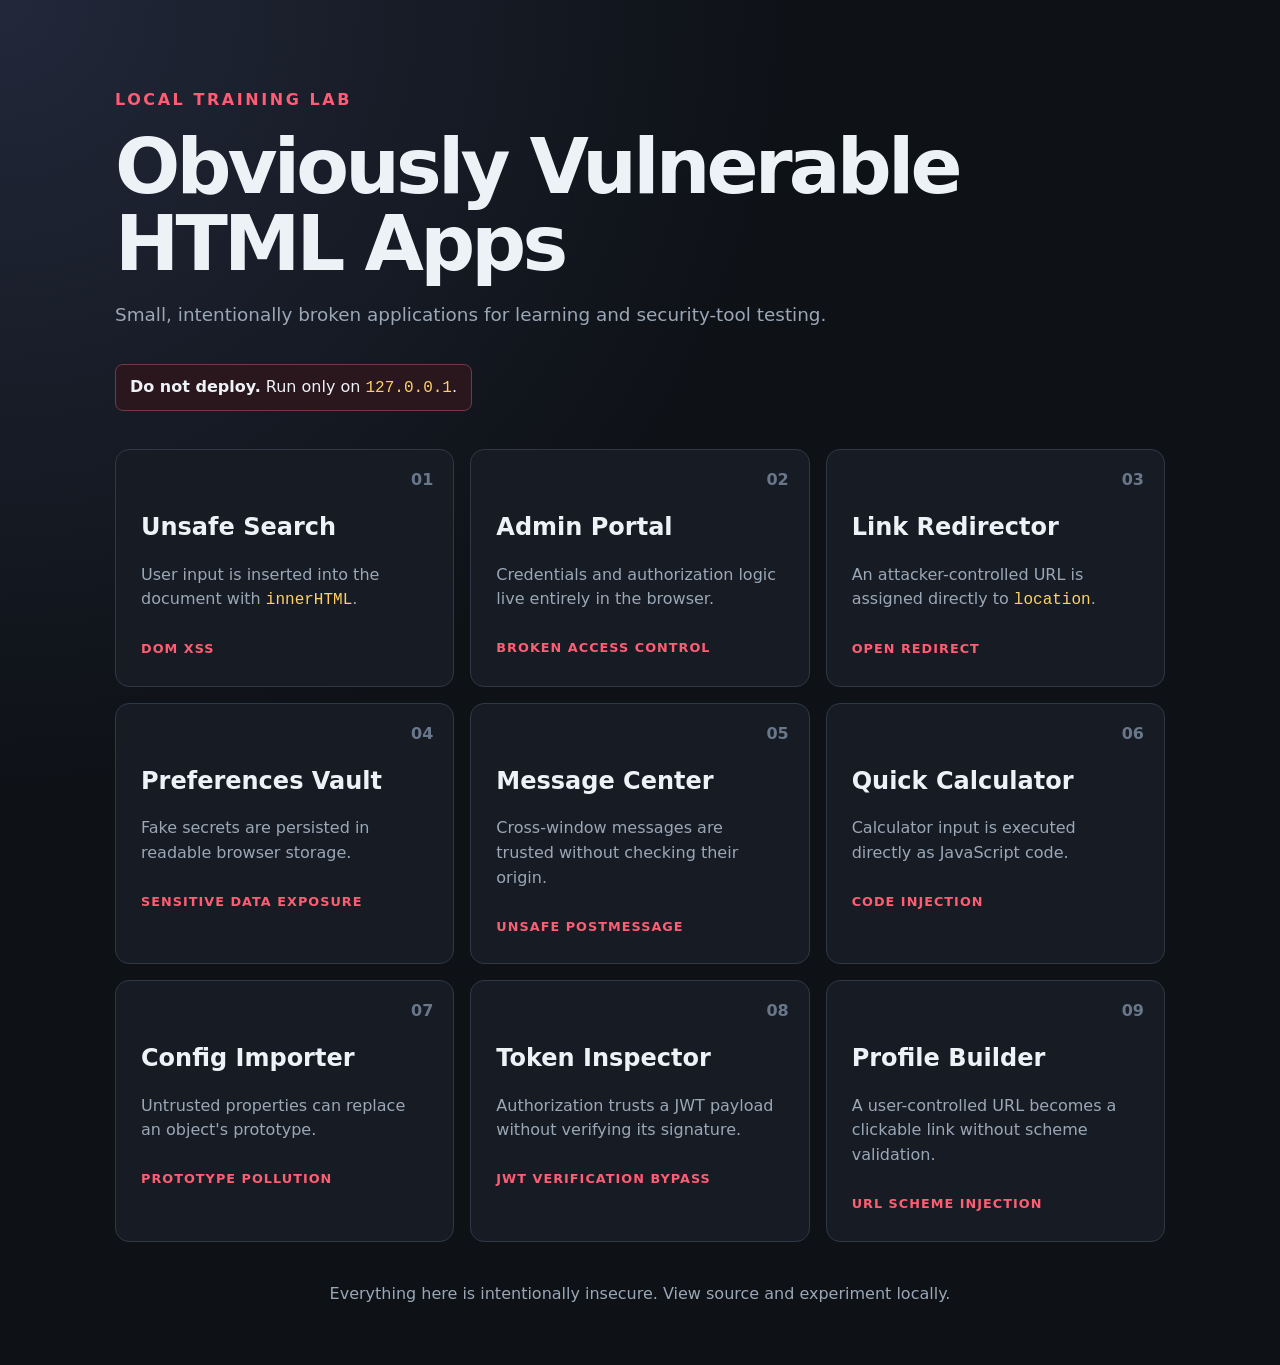
<file: index.html>
<!doctype html>
<html lang="en">
<head>
  <meta charset="utf-8">
  <meta name="viewport" content="width=device-width, initial-scale=1">
  <title>Obviously Vulnerable HTML Lab</title>
  <link rel="stylesheet" href="styles.css">
</head>
<body>
  <header class="hero">
    <p class="eyebrow">LOCAL TRAINING LAB</p>
    <h1>Obviously Vulnerable HTML Apps</h1>
    <p>Small, intentionally broken applications for learning and security-tool testing.</p>
    <div class="warning"><strong>Do not deploy.</strong> Run only on <code>127.0.0.1</code>.</div>
  </header>

  <main class="grid">
    <a class="card" href="apps/dom-xss.html">
      <span class="number">01</span><h2>Unsafe Search</h2>
      <p>User input is inserted into the document with <code>innerHTML</code>.</p><span class="tag">DOM XSS</span>
    </a>
    <a class="card" href="apps/client-auth.html">
      <span class="number">02</span><h2>Admin Portal</h2>
      <p>Credentials and authorization logic live entirely in the browser.</p><span class="tag">Broken access control</span>
    </a>
    <a class="card" href="apps/open-redirect.html">
      <span class="number">03</span><h2>Link Redirector</h2>
      <p>An attacker-controlled URL is assigned directly to <code>location</code>.</p><span class="tag">Open redirect</span>
    </a>
    <a class="card" href="apps/insecure-storage.html">
      <span class="number">04</span><h2>Preferences Vault</h2>
      <p>Fake secrets are persisted in readable browser storage.</p><span class="tag">Sensitive data exposure</span>
    </a>
    <a class="card" href="apps/message-center.html">
      <span class="number">05</span><h2>Message Center</h2>
      <p>Cross-window messages are trusted without checking their origin.</p><span class="tag">Unsafe postMessage</span>
    </a>
    <a class="card" href="apps/unsafe-eval.html">
      <span class="number">06</span><h2>Quick Calculator</h2>
      <p>Calculator input is executed directly as JavaScript code.</p><span class="tag">Code injection</span>
    </a>
    <a class="card" href="apps/prototype-pollution.html">
      <span class="number">07</span><h2>Config Importer</h2>
      <p>Untrusted properties can replace an object's prototype.</p><span class="tag">Prototype pollution</span>
    </a>
    <a class="card" href="apps/unsigned-token.html">
      <span class="number">08</span><h2>Token Inspector</h2>
      <p>Authorization trusts a JWT payload without verifying its signature.</p><span class="tag">JWT verification bypass</span>
    </a>
    <a class="card" href="apps/url-scheme.html">
      <span class="number">09</span><h2>Profile Builder</h2>
      <p>A user-controlled URL becomes a clickable link without scheme validation.</p><span class="tag">URL scheme injection</span>
    </a>
  </main>
  <footer>Everything here is intentionally insecure. View source and experiment locally.</footer>
</body>
</html>
</file>
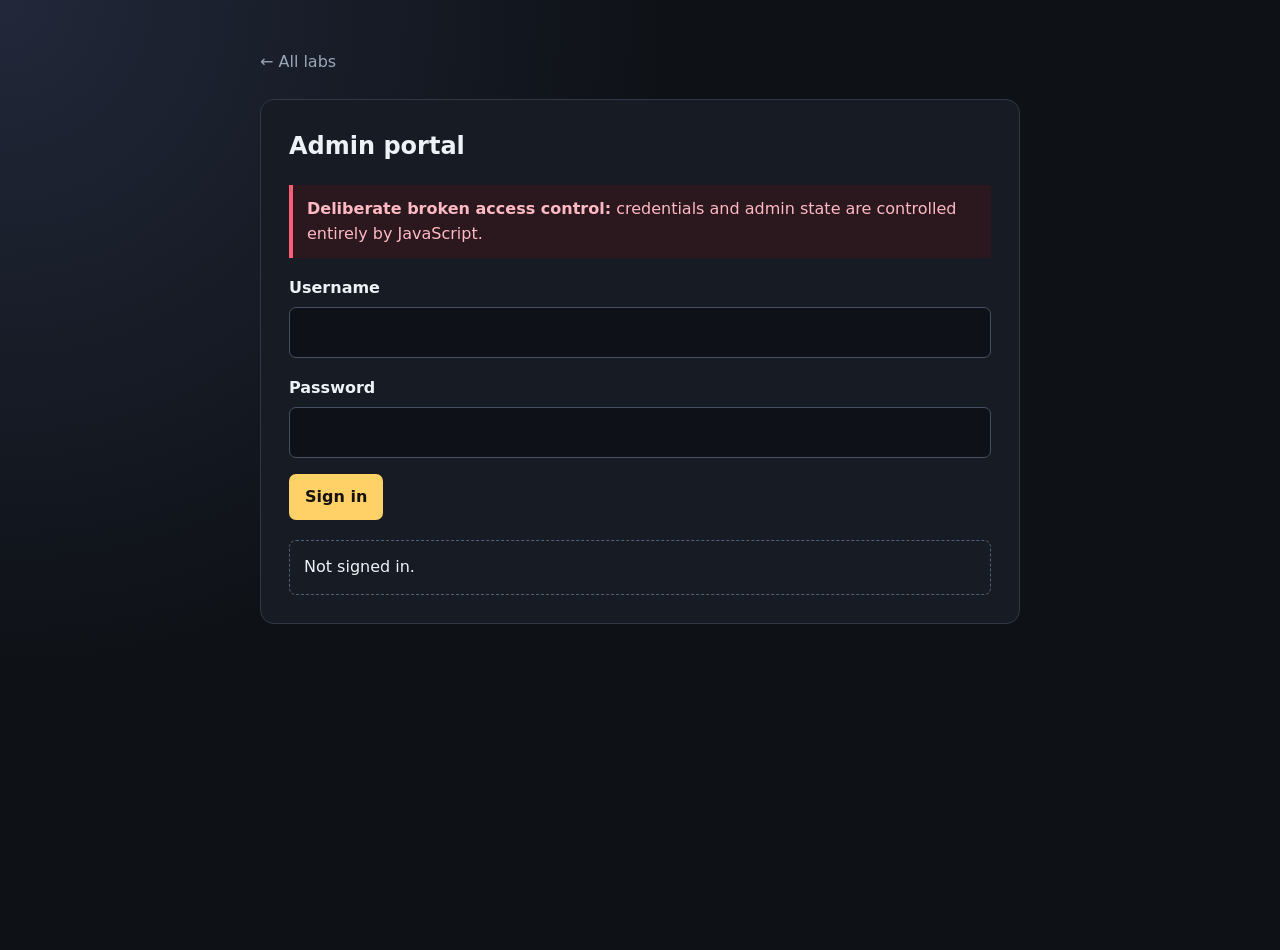
<file: apps/client-auth.html>
<!doctype html><html lang="en"><head>
  <meta charset="utf-8"><meta name="viewport" content="width=device-width,initial-scale=1">
  <title>Admin Portal — Vulnerable Lab</title><link rel="stylesheet" href="../styles.css">
</head><body><main class="app">
  <a class="back" href="../index.html">← All labs</a><section class="panel">
    <h1>Admin portal</h1>
    <p class="hint"><strong>Deliberate broken access control:</strong> credentials and admin state are controlled entirely by JavaScript.</p>
    <div id="login"><label for="username">Username</label><input id="username" autocomplete="username">
      <label for="password">Password</label><input id="password" type="password" autocomplete="current-password"><button id="sign-in">Sign in</button></div>
    <div id="admin" hidden><h2>Administrator dashboard</h2><p>Training-only payroll export: <span class="secret">FAKE-PAYROLL-2026.csv</span></p><button id="sign-out">Sign out</button></div>
    <div id="status" class="output">Not signed in.</div>
  </section>
</main><script>
  // VULNERABILITY: secret credentials shipped to every visitor.
  const ADMIN_USER = 'admin'; const ADMIN_PASSWORD = 'password123';
  const login = document.querySelector('#login'); const admin = document.querySelector('#admin'); const status = document.querySelector('#status');
  function render() {
    // VULNERABILITY: authorization trusts browser-writable sessionStorage.
    const authorized = sessionStorage.getItem('isAdmin') === 'true';
    login.hidden = authorized; admin.hidden = !authorized;
    status.textContent = authorized ? 'Access granted by client-side flag.' : 'Not signed in.';
  }
  document.querySelector('#sign-in').addEventListener('click', () => {
    if (document.querySelector('#username').value === ADMIN_USER && document.querySelector('#password').value === ADMIN_PASSWORD) {
      sessionStorage.setItem('isAdmin','true'); render();
    } else status.textContent = 'Invalid credentials.';
  });
  document.querySelector('#sign-out').addEventListener('click', () => { sessionStorage.removeItem('isAdmin'); render(); });
  render();
</script></body></html>
</file>
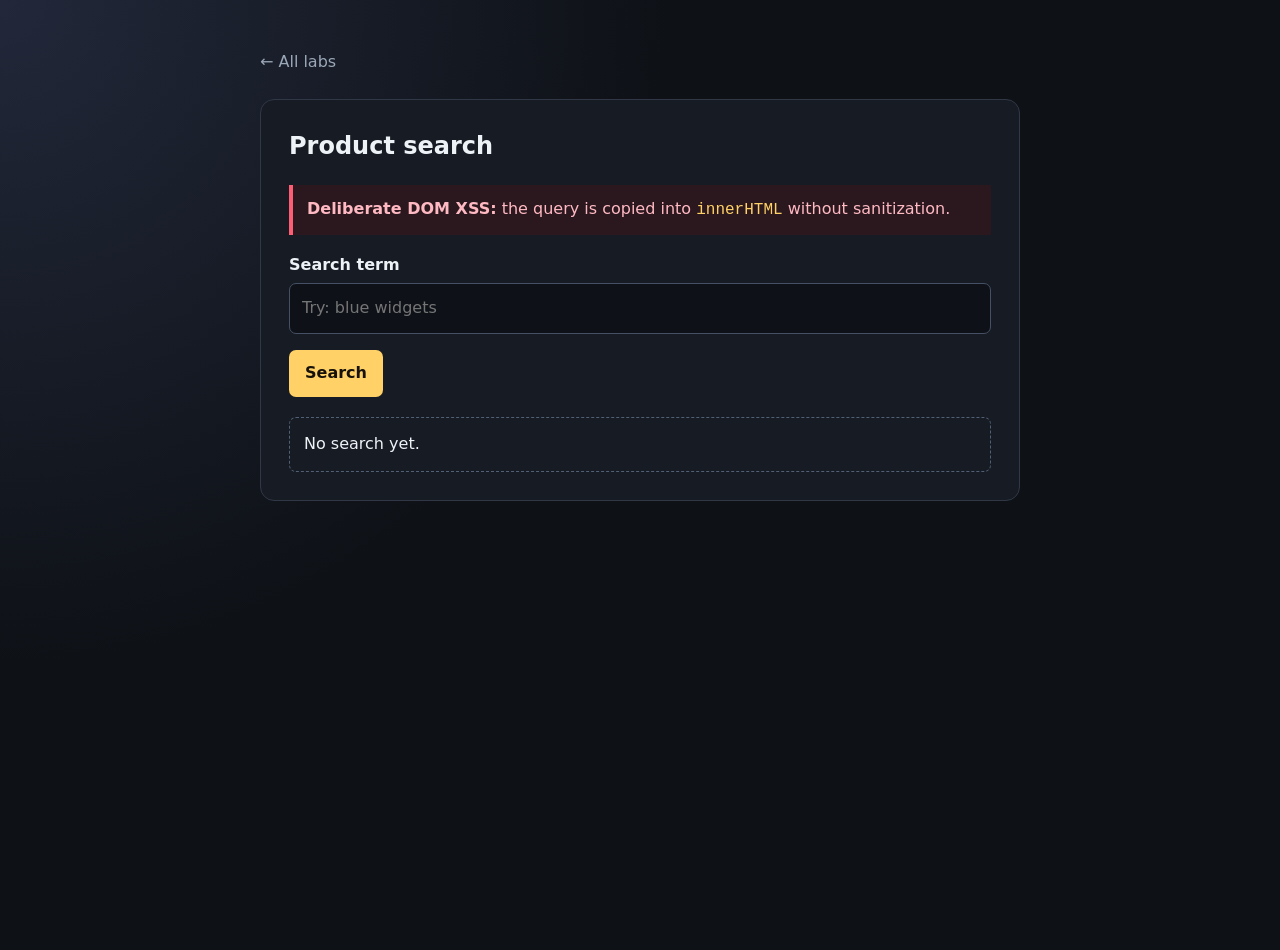
<file: apps/dom-xss.html>
<!doctype html><html lang="en"><head>
  <meta charset="utf-8"><meta name="viewport" content="width=device-width,initial-scale=1">
  <title>Unsafe Search — Vulnerable Lab</title><link rel="stylesheet" href="../styles.css">
</head><body><main class="app">
  <a class="back" href="../index.html">← All labs</a><section class="panel">
    <h1>Product search</h1>
    <p class="hint"><strong>Deliberate DOM XSS:</strong> the query is copied into <code>innerHTML</code> without sanitization.</p>
    <form id="search-form"><label for="query">Search term</label>
      <input id="query" name="q" autocomplete="off" placeholder="Try: blue widgets"><button>Search</button>
    </form><div id="results" class="output">No search yet.</div>
  </section>
</main><script>
  const form = document.querySelector('#search-form');
  const query = document.querySelector('#query');
  const results = document.querySelector('#results');
  const initialQuery = new URLSearchParams(location.search).get('q');
  if (initialQuery) { query.value = initialQuery; showResults(initialQuery); }
  form.addEventListener('submit', (event) => { event.preventDefault(); showResults(query.value); });
  function showResults(value) {
    // VULNERABILITY: attacker-controlled HTML is executed by the browser.
    results.innerHTML = `No products found for <strong>${value}</strong>`;
  }
</script></body></html>
</file>
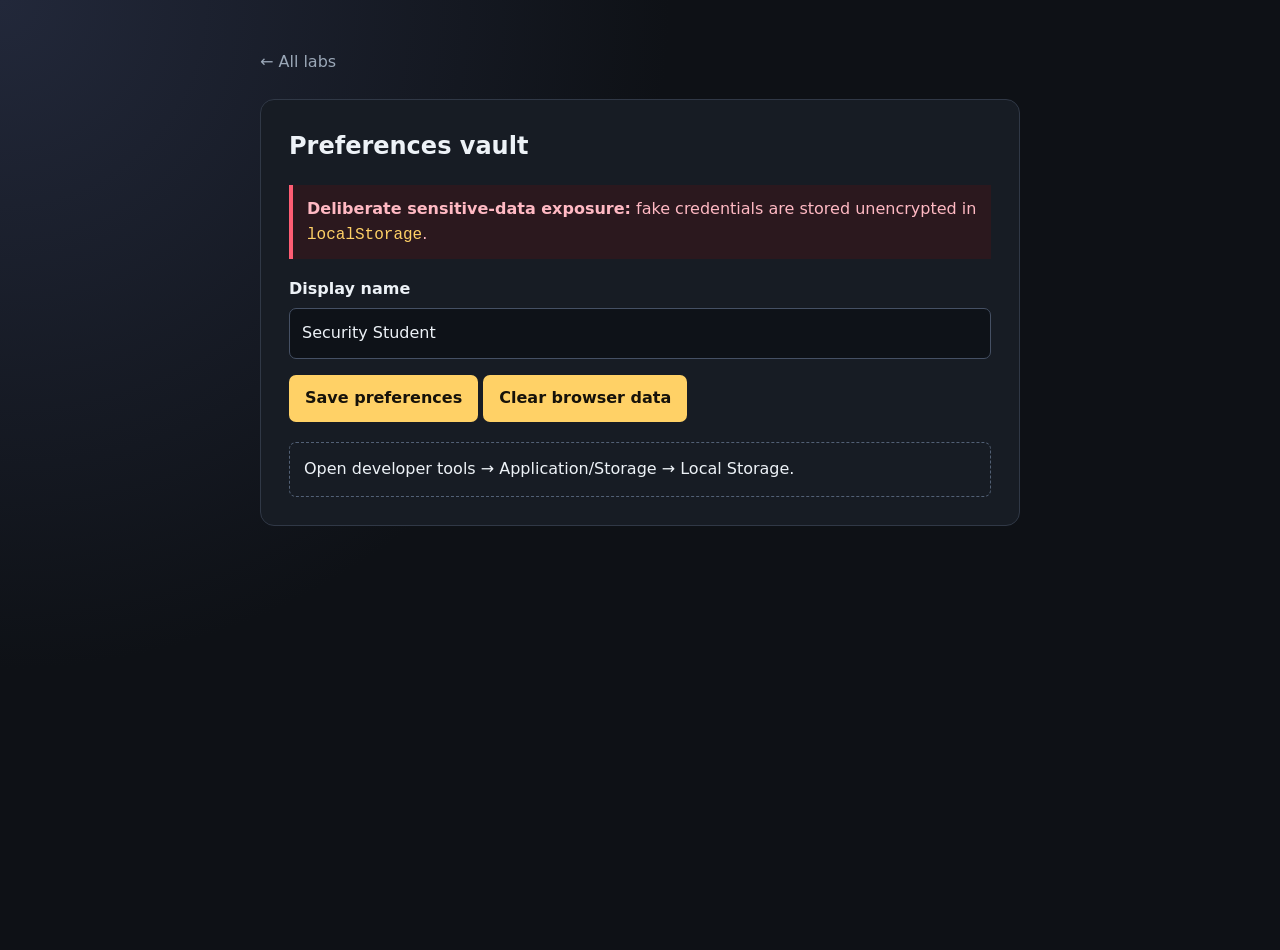
<file: apps/insecure-storage.html>
<!doctype html><html lang="en"><head>
  <meta charset="utf-8"><meta name="viewport" content="width=device-width,initial-scale=1">
  <title>Preferences Vault — Vulnerable Lab</title><link rel="stylesheet" href="../styles.css">
</head><body><main class="app">
  <a class="back" href="../index.html">← All labs</a><section class="panel">
    <h1>Preferences vault</h1>
    <p class="hint"><strong>Deliberate sensitive-data exposure:</strong> fake credentials are stored unencrypted in <code>localStorage</code>.</p>
    <label for="display-name">Display name</label><input id="display-name" value="Security Student">
    <button id="save">Save preferences</button> <button id="clear">Clear browser data</button>
    <div id="status" class="output">Open developer tools → Application/Storage → Local Storage.</div>
  </section>
</main><script>
  document.querySelector('#save').addEventListener('click', () => {
    localStorage.setItem('displayName',document.querySelector('#display-name').value);
    // VULNERABILITY: sensitive values should never be exposed to front-end storage.
    localStorage.setItem('apiToken','FAKE-LAB-TOKEN-7f3a9c2e');
    localStorage.setItem('recoveryCode','FAKE-RECOVERY-1122-3344');
    document.querySelector('#status').innerHTML = 'Saved! Inspect <code>localStorage</code> to find the fake secrets.';
  });
  document.querySelector('#clear').addEventListener('click', () => { localStorage.clear(); document.querySelector('#status').textContent = 'Local storage cleared.'; });
</script></body></html>
</file>
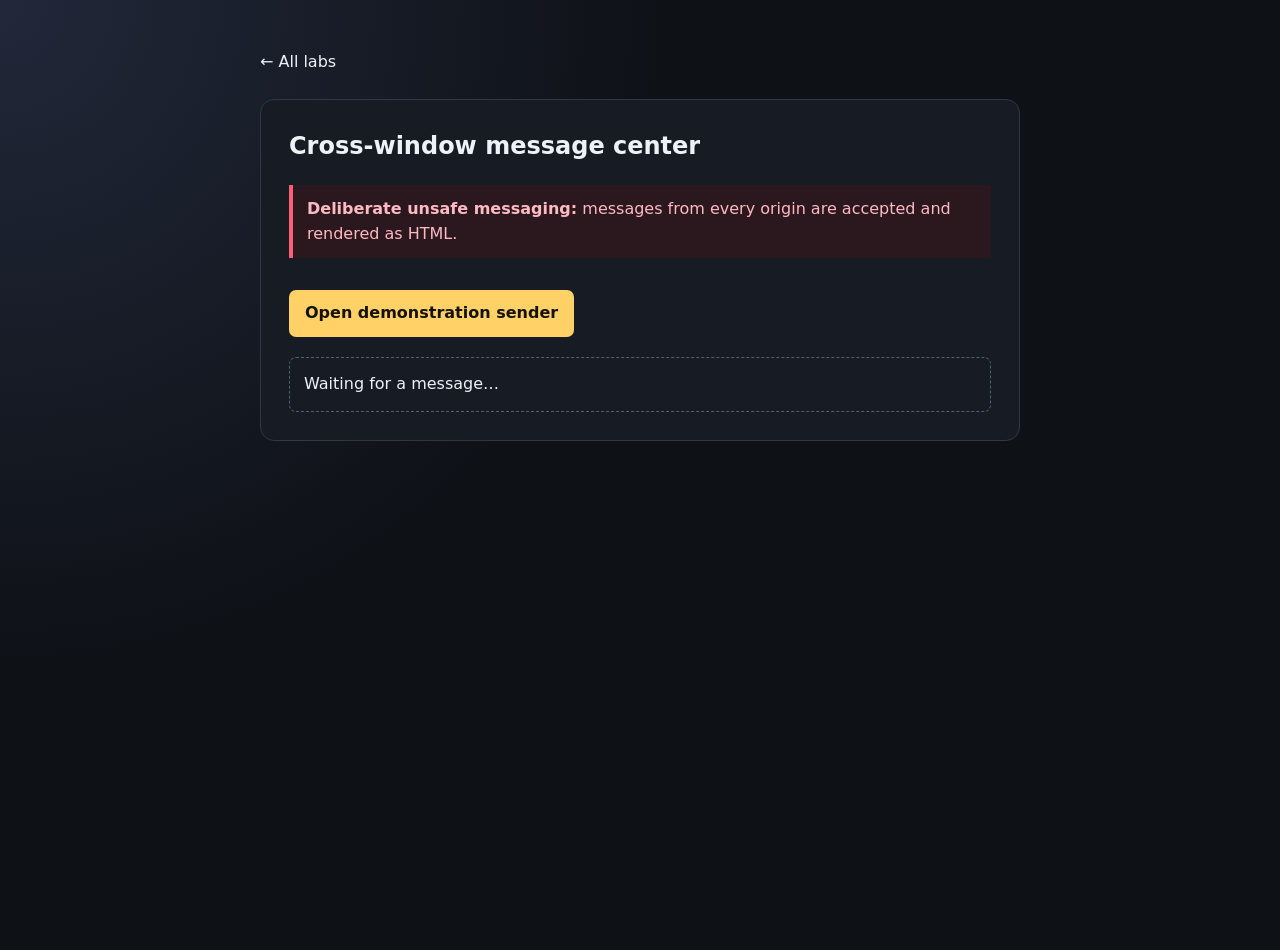
<file: apps/message-center.html>
<!doctype html><html lang="en"><head>
  <meta charset="utf-8"><meta name="viewport" content="width=device-width,initial-scale=1">
  <title>Message Center — Vulnerable Lab</title><link rel="stylesheet" href="../styles.css">
</head><body><main class="app
  <a class="back" href="../index.html">← All labs</a><section class="panel">
    <h1>Cross-window message center</h1>
    <p class="hint"><strong>Deliberate unsafe messaging:</strong> messages from every origin are accepted and rendered as HTML.</p>
    <a class="button" href="message-sender.html" target="_blank">Open demonstration sender</a>
    <div id="messages" class="output">Waiting for a message…</div>
  </section>
</main><script>
  window.addEventListener('message', (event) => {
    // VULNERABILITY: event.origin is never checked and data is treated as HTML.
    document.querySelector('#messages').innerHTML = event.data;
  });
</script></body></html
</file>
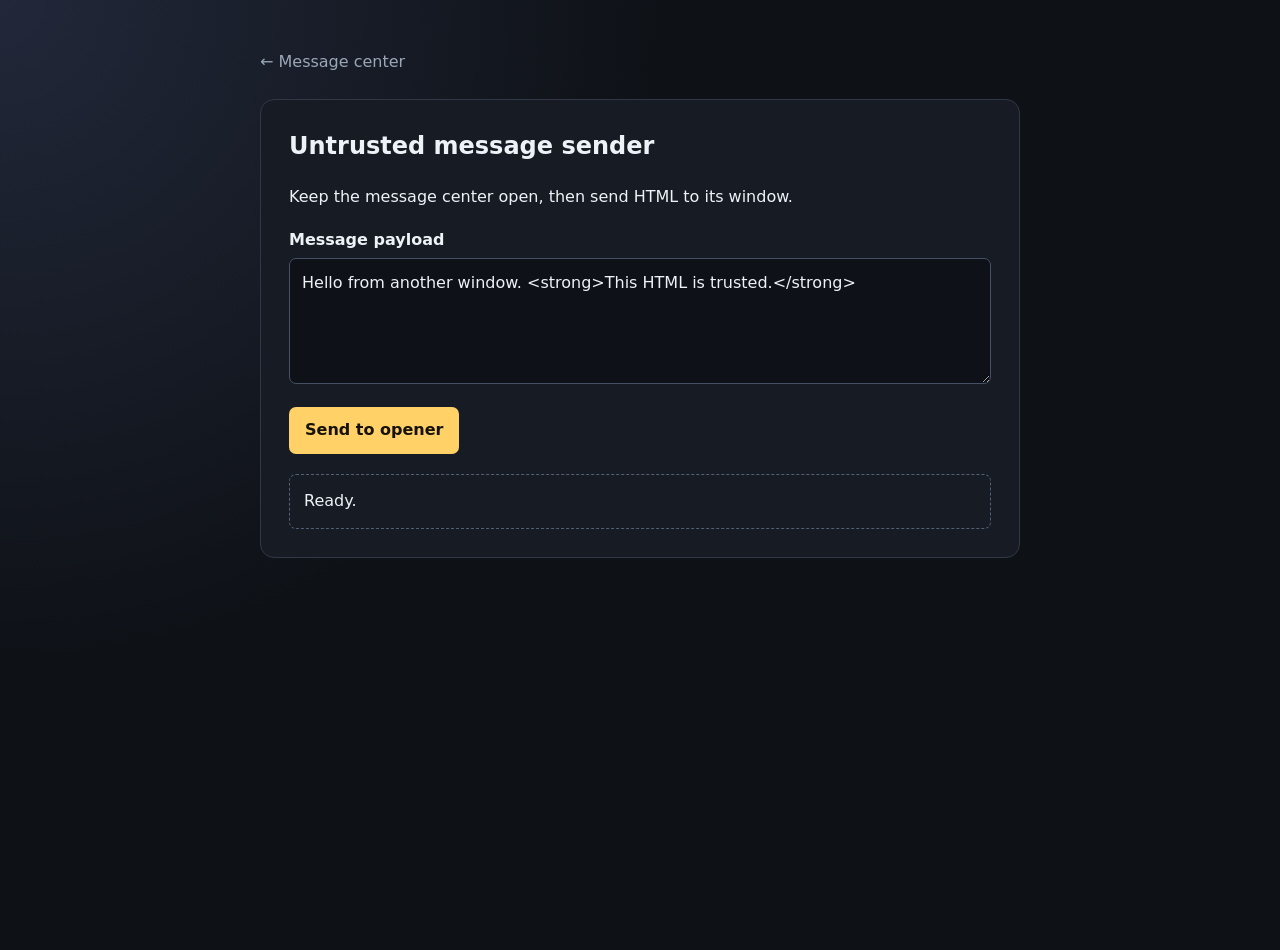
<file: apps/message-sender.html>
<!doctype html><html lang="en"><head>
  <meta charset="utf-8"><meta name="viewport" content="width=device-width,initial-scale=1">
  <title>Message Sender — Vulnerable Lab</title><link rel="stylesheet" href="../styles.css">
</head><body><main class="app">
  <a class="back" href="message-center.html">← Message center</a><section class="panel">
    <h1>Untrusted message sender</h1><p>Keep the message center open, then send HTML to its window.</p>
    <label for="payload">Message payload</label>
    <textarea id="payload" rows="4">Hello from another window. &lt;strong&gt;This HTML is trusted.&lt;/strong&gt;</textarea>
    <button id="send">Send to opener</button><div id="status" class="output">Ready.</div>
  </section>
</main><script>
  document.querySelector('#send').addEventListener('click', () => {
    if (!window.opener) { document.querySelector('#status').textContent = 'Open this page using the button in Message Center.'; return; }
    // VULNERABILITY: wildcard target origin sends data without restricting the receiver.
    window.opener.postMessage(document.querySelector('#payload').value,'*');
    document.querySelector('#status').textContent = 'Message sent.';
  });
</script></body></html>
</file>
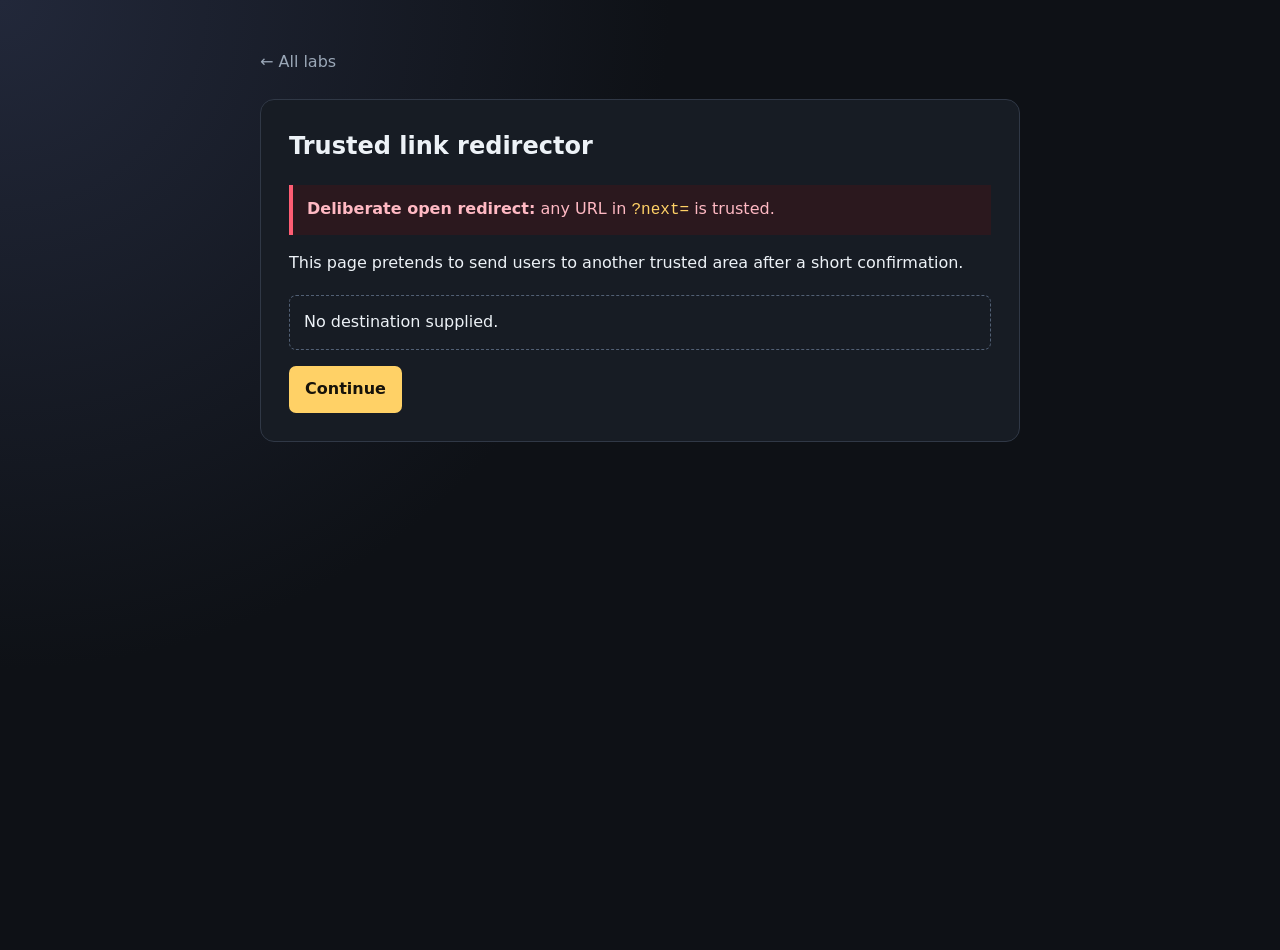
<file: apps/open-redirect.html>
<!doctype html><html lang="en"><head>
  <meta charset="utf-8"><meta name="viewport" content="width=device-width,initial-scale=1">
  <title>Link Redirector — Vulnerable Lab</title><link rel="stylesheet" href="../styles.css">
</head><body><main class="app">
  <a class="back" href="../index.html">← All labs</a><section class="panel">
    <h1>Trusted link redirector</h1>
    <p class="hint"><strong>Deliberate open redirect:</strong> any URL in <code>?next=</code> is trusted.</p>
    <p>This page pretends to send users to another trusted area after a short confirmation.</p>
    <div id="destination" class="output">No destination supplied.</div><button id="continue" disabled>Continue</button>
  </section>
</main><script>
  const next = new URLSearchParams(location.search).get('next'); const button = document.querySelector('#continue');
  if (next) {
    document.querySelector('#destination').textContent = `Destination: ${next}`; button.disabled = false;
    // VULNERABILITY: no same-origin or allow-list validation.
    button.addEventListener('click', () => { window.location.href = next; });
  }
</script></body></html>
</file>
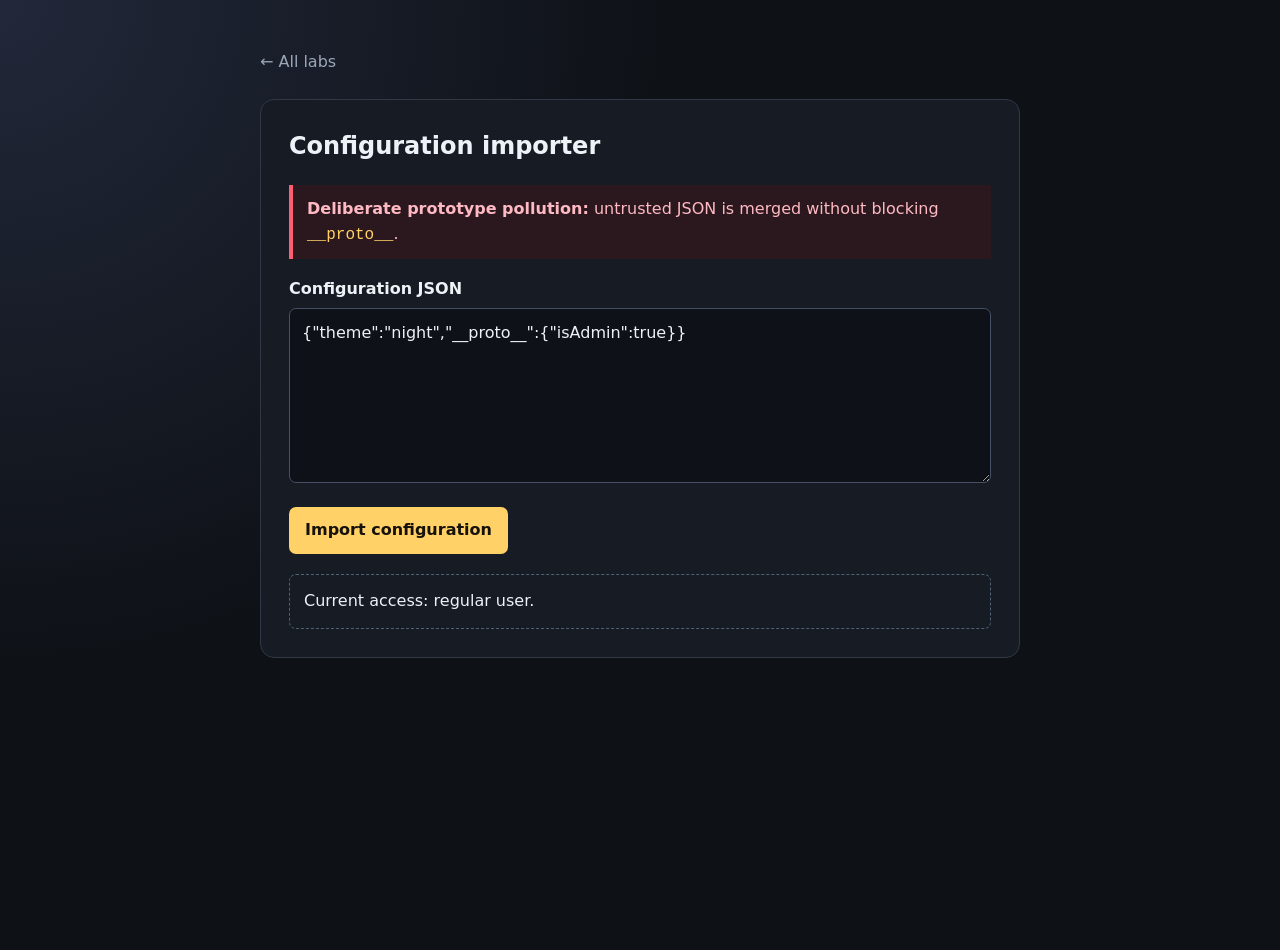
<file: apps/prototype-pollution.html>
<!doctype html><html lang="en"><head>
  <meta charset="utf-8"><meta name="viewport" content="width=device-width,initial-scale=1">
  <title>Config Importer — Vulnerable Lab</title><link rel="stylesheet" href="../styles.css">
</head><body><main class="app">
  <a class="back" href="../index.html">← All labs</a><section class="panel">
    <h1>Configuration importer</h1>
    <p class="hint"><strong>Deliberate prototype pollution:</strong> untrusted JSON is merged without blocking <code>__proto__</code>.</p>
    <label for="config-input">Configuration JSON</label>
    <textarea id="config-input" rows="6">{"theme":"night","__proto__":{"isAdmin":true}}</textarea>
    <button id="import">Import configuration</button>
    <div id="result" class="output">Current access: regular user.</div>
  </section>
</main><script>
  document.querySelector('#import').addEventListener('click', () => {
    const config = { theme: 'default' };
    try {
      const imported = JSON.parse(document.querySelector('#config-input').value);
      // VULNERABILITY: assigning __proto__ changes config's prototype.
      Object.assign(config, imported);
      const inherited = !Object.hasOwn(config, 'isAdmin') && config.isAdmin === true;
      document.querySelector('#result').textContent = config.isAdmin
        ? `Admin access granted. isAdmin was inherited: ${inherited}`
        : `Regular access. Theme: ${config.theme}`;
    } catch (error) {
      document.querySelector('#result').textContent = `Invalid JSON: ${error.message}`;
    }
  });
</script></body></html>
</file>
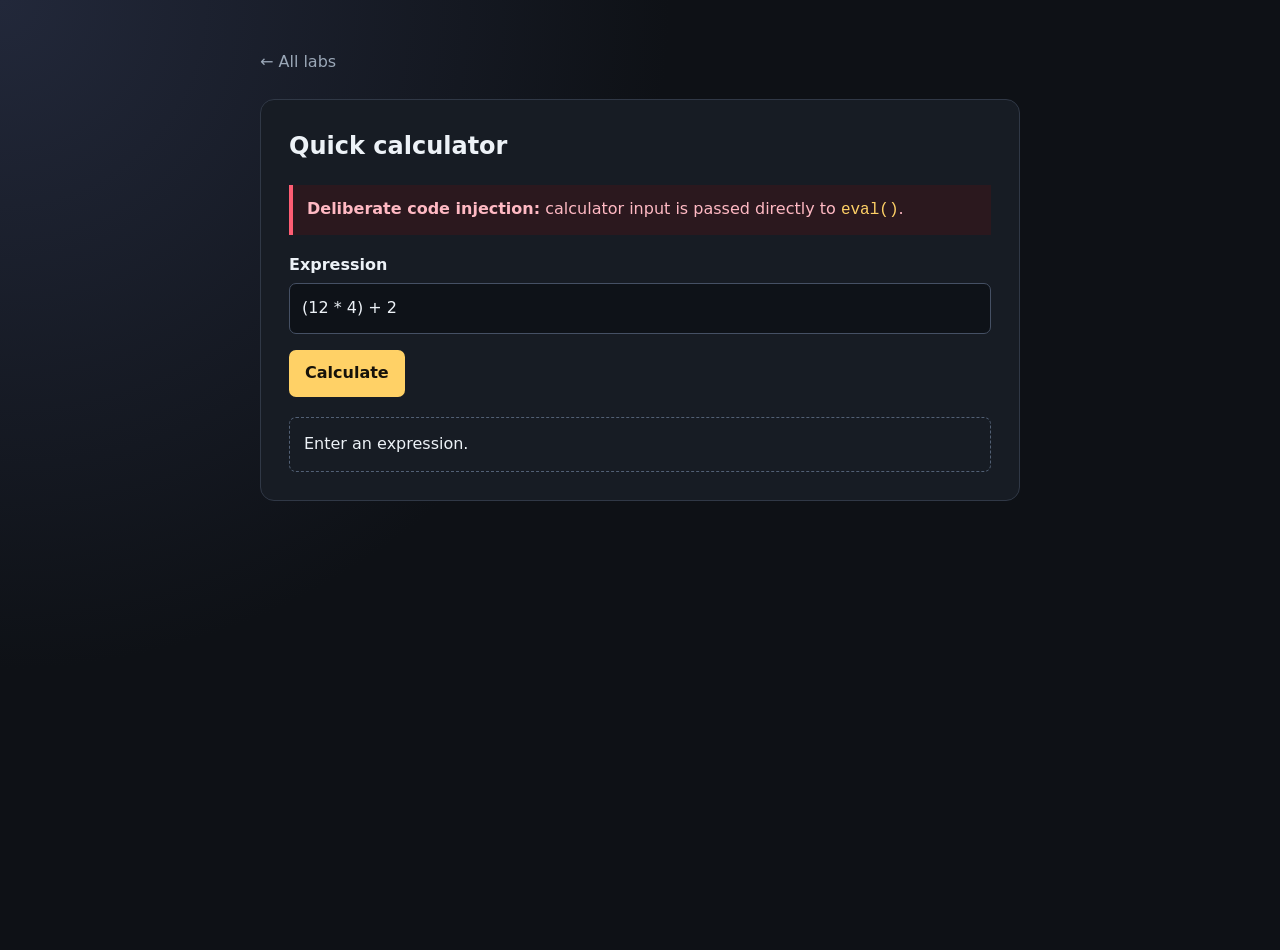
<file: apps/unsafe-eval.html>
<!doctype html><html lang="en"><head>
  <meta charset="utf-8"><meta name="viewport" content="width=device-width,initial-scale=1">
  <title>Quick Calculator — Vulnerable Lab</title><link rel="stylesheet" href="../styles.css">
</head><body><main class="app">
  <a class="back" href="../index.html">← All labs</a><section class="panel">
    <h1>Quick calculator</h1>
    <p class="hint"><strong>Deliberate code injection:</strong> calculator input is passed directly to <code>eval()</code>.</p>
    <label for="expression">Expression</label>
    <input id="expression" value="(12 * 4) + 2" autocomplete="off">
    <button id="calculate">Calculate</button>
    <div id="result" class="output">Enter an expression.</div>
  </section>
</main><script>
  document.querySelector('#calculate').addEventListener('click', () => {
    const expression = document.querySelector('#expression').value;
    try {
      // VULNERABILITY: arbitrary input is executed in the page's JavaScript context.
      const answer = eval(expression);
      document.querySelector('#result').textContent = `Result: ${answer}`;
    } catch (error) {
      document.querySelector('#result').textContent = `Error: ${error.message}`;
    }
  });
</script></body></html>
</file>
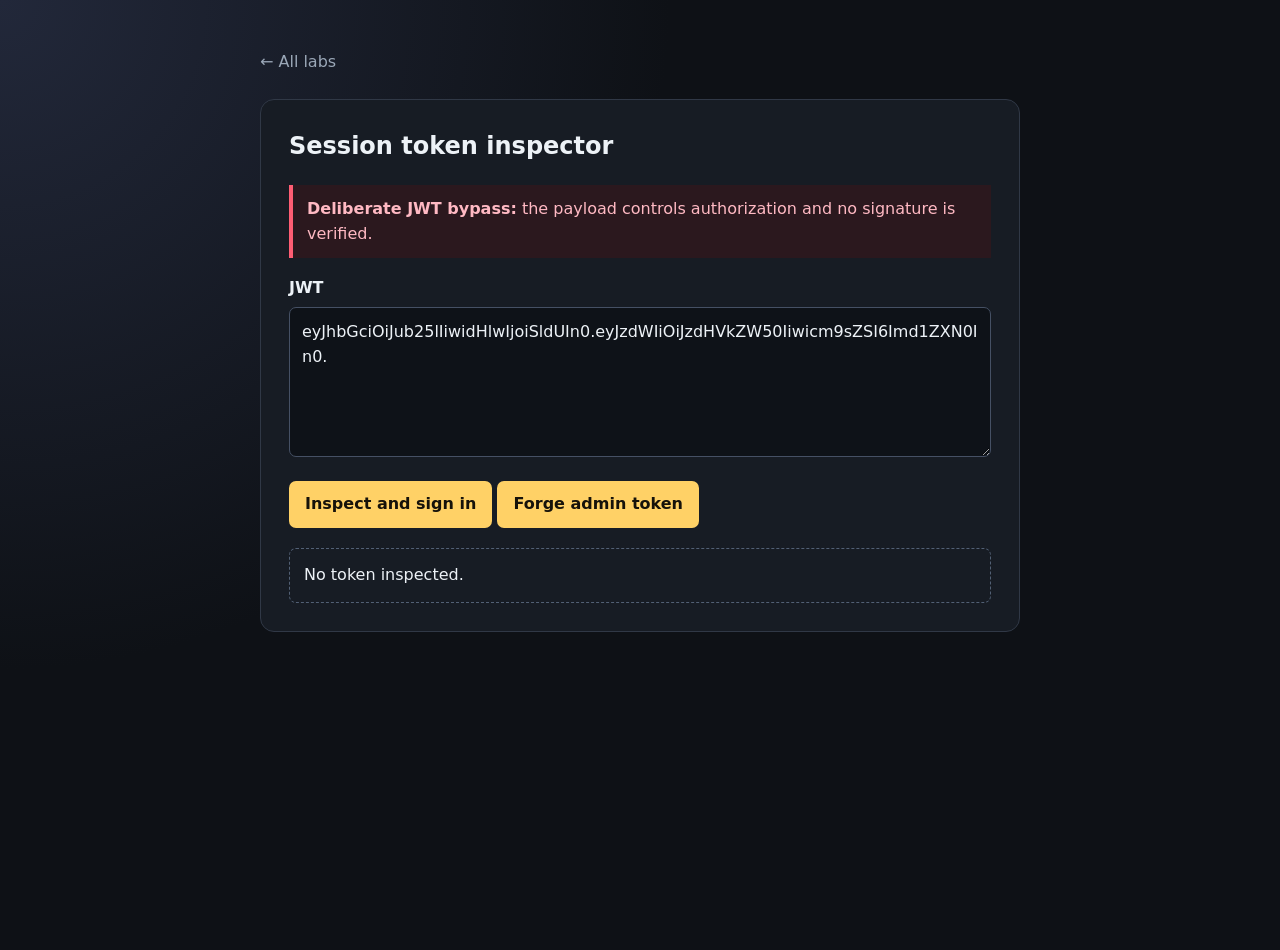
<file: apps/unsigned-token.html>
<!doctype html><html lang="en"><head>
  <meta charset="utf-8"><meta name="viewport" content="width=device-width,initial-scale=1">
  <title>Token Inspector — Vulnerable Lab</title><link rel="stylesheet" href="../styles.css">
</head><body><main class="app">
  <a class="back" href="../index.html">← All labs</a><section class="panel">
    <h1>Session token inspector</h1>
    <p class="hint"><strong>Deliberate JWT bypass:</strong> the payload controls authorization and no signature is verified.</p>
    <label for="token">JWT</label><textarea id="token" rows="5"></textarea>
    <button id="inspect">Inspect and sign in</button> <button id="forge">Forge admin token</button>
    <div id="result" class="output">No token inspected.</div>
  </section>
</main><script>
  const tokenField = document.querySelector('#token');
  function encode(value) {
    return btoa(JSON.stringify(value)).replaceAll('+','-').replaceAll('/','_').replace(/=+$/,'');
  }
  function makeUnsignedToken(role) {
    return `${encode({ alg: 'none', typ: 'JWT' })}.${encode({ sub: 'student', role })}.`;
  }
  function decodePart(value) {
    const base64 = value.replaceAll('-','+').replaceAll('_','/').padEnd(Math.ceil(value.length / 4) * 4,'=');
    return JSON.parse(atob(base64));
  }
  tokenField.value = makeUnsignedToken('guest');
  document.querySelector('#forge').addEventListener('click', () => { tokenField.value = makeUnsignedToken('admin'); });
  document.querySelector('#inspect').addEventListener('click', () => {
    try {
      const parts = tokenField.value.split('.');
      // VULNERABILITY: the payload is decoded but the header and signature are never verified.
      const payload = decodePart(parts[1]);
      document.querySelector('#result').textContent = payload.role === 'admin'
        ? `Welcome administrator ${payload.sub}. Secret: FAKE-ADMIN-REPORT`
        : `Welcome ${payload.sub}. Role: ${payload.role}`;
    } catch (error) {
      document.querySelector('#result').textContent = `Invalid token: ${error.message}`;
    }
  });
</script></body></html>
</file>
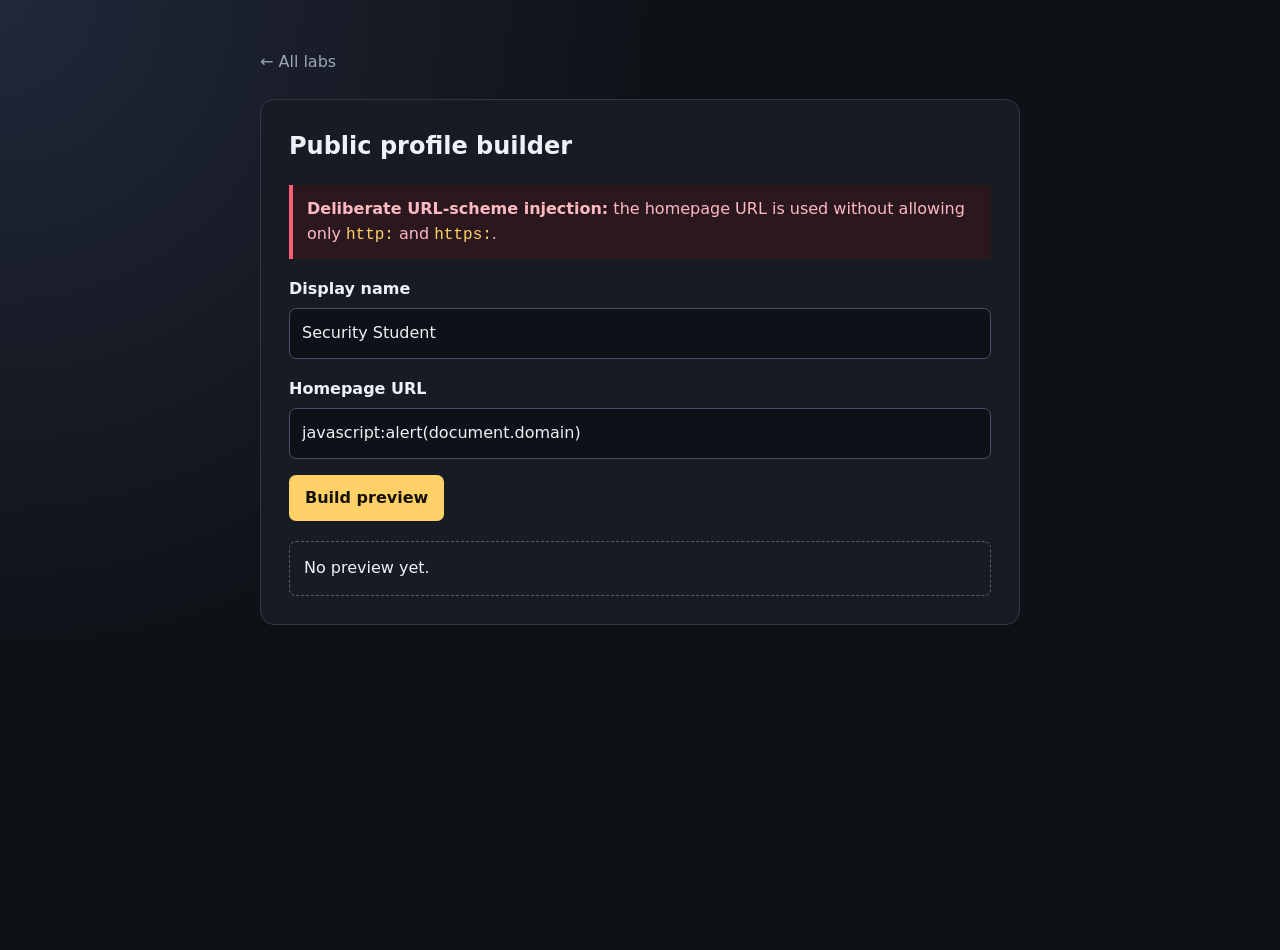
<file: apps/url-scheme.html>
<!doctype html><html lang="en"><head>
  <meta charset="utf-8"><meta name="viewport" content="width=device-width,initial-scale=1">
  <title>Profile Builder — Vulnerable Lab</title><link rel="stylesheet" href="../styles.css">
</head><body><main class="app">
  <a class="back" href="../index.html">← All labs</a><section class="panel">
    <h1>Public profile builder</h1>
    <p class="hint"><strong>Deliberate URL-scheme injection:</strong> the homepage URL is used without allowing only <code>http:</code> and <code>https:</code>.</p>
    <label for="name">Display name</label><input id="name" value="Security Student">
    <label for="homepage">Homepage URL</label><input id="homepage" value="javascript:alert(document.domain)" autocomplete="off">
    <button id="preview">Build preview</button>
    <div id="result" class="output">No preview yet.</div>
  </section>
</main><script>
  document.querySelector('#preview').addEventListener('click', () => {
    const name = document.querySelector('#name').value;
    const homepage = document.querySelector('#homepage').value;
    const link = document.createElement('a');
    link.textContent = `${name}'s homepage`;
    // VULNERABILITY: dangerous schemes such as javascript: are accepted.
    link.href = homepage;
    const result = document.querySelector('#result');
    result.replaceChildren(link);
  });
</script></body></html>
</file>
<file: styles.css>
:root { color-scheme: dark; --bg:#0e1116; --panel:#171c24; --line:#303846; --text:#edf2f7; --muted:#9aa7b7; --danger:#ff5d73; --accent:#ffd166; }
* { box-sizing: border-box; }
body { margin:0; min-height:100vh; color:var(--text); background:radial-gradient(circle at top left,#22283a 0,var(--bg) 42%); font:16px/1.55 system-ui,-apple-system,BlinkMacSystemFont,"Segoe UI",sans-serif; }
a { color:inherit; } code { color:var(--accent); }
.hero, main, footer { width:min(1050px,calc(100% - 40px)); margin-inline:auto; }
.hero { padding:72px 0 38px; }
.hero h1 { margin:6px 0 10px; font-size:clamp(2.2rem,6vw,4.8rem); line-height:1; letter-spacing:-.05em; }
.hero > p:not(.eyebrow) { color:var(--muted); font-size:1.15rem; }
.eyebrow { color:var(--danger); font-weight:800; letter-spacing:.16em; }
.warning { display:inline-block; margin-top:16px; padding:10px 14px; border:1px solid #743846; background:#29171d; border-radius:8px; }
.grid { display:grid; grid-template-columns:repeat(auto-fit,minmax(280px,1fr)); gap:16px; }
.card { position:relative; min-height:220px; padding:25px; border:1px solid var(--line); border-radius:14px; background:var(--panel); text-decoration:none; transition:.18s ease; }
.card:hover { transform:translateY(-3px); border-color:var(--danger); }
.card h2 { margin:34px 0 8px; } .card p { color:var(--muted); }
.number { position:absolute; top:18px; right:20px; color:#69778a; font-weight:800; }
.tag { display:inline-block; margin-top:10px; color:var(--danger); font-size:.8rem; font-weight:800; text-transform:uppercase; letter-spacing:.08em; }
.app { width:min(760px,calc(100% - 40px)); margin:50px auto; }
.back { color:var(--muted); text-decoration:none; }
.panel { margin-top:24px; padding:28px; border:1px solid var(--line); border-radius:14px; background:var(--panel); }
.panel h1 { margin-top:0; }
.hint { padding:12px 14px; color:#ffb9c3; background:#2b181e; border-left:4px solid var(--danger); }
label { display:block; margin:18px 0 6px; font-weight:700; }
input, textarea { width:100%; padding:12px; color:var(--text); background:#0e1218; border:1px solid #455064; border-radius:7px; font:inherit; }
button, .button { display:inline-block; margin-top:16px; padding:11px 16px; color:#16120a; background:var(--accent); border:0; border-radius:7px; font:inherit; font-weight:800; cursor:pointer; text-decoration:none; }
.output { margin-top:20px; min-height:55px; padding:14px; border:1px dashed #526075; border-radius:7px; }
.secret { color:var(--accent); font-family:ui-monospace,monospace; word-break:break-all; }
footer { padding:40px 0 60px; color:var(--muted); text-align:center; }
</file>
